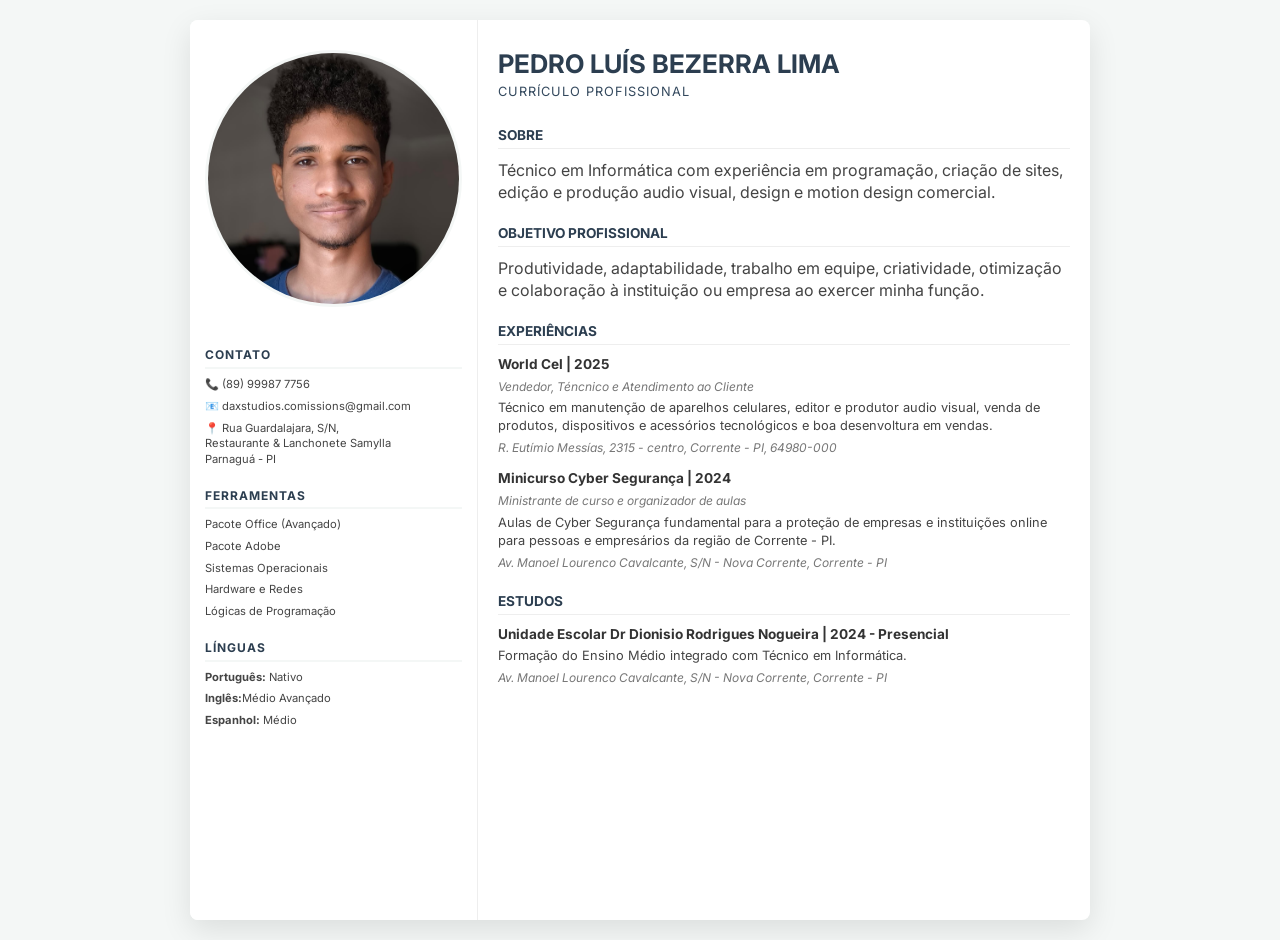
<file: index.html>
<!DOCTYPE html>
<html lang="pt-br">
<head>
    <meta charset="UTF-8">
    <meta name="viewport" content="width=device-width, initial-scale=1.0">
    <title>Currículo - Pedro Bezerra</title>
    <link rel="stylesheet" href="style.css">
    <link href="https://fonts.googleapis.com/css2?family=Inter:wght@300;400;600&display=swap" rel="stylesheet">
</head>
<body>
    <div class="container">
        <aside class="sidebar">
            <div class="profile-img">
                <img src="IMGS/foto-perfil.jpeg" alt="Olívia Vieira">
            </div>
            
            <section class="contact">
                <h3>CONTATO</h3>
                <p>📞 (89) 99987 7756</p>
                <p>📧 daxstudios.comissions@gmail.com</p>
                <p>📍 Rua Guardalajara, S/N, <br>Restaurante & Lanchonete Samylla<br>Parnaguá - PI</p>
            </section>

            <section class="skills">
                <h3>FERRAMENTAS</h3>
                <ul>
                    <li>Pacote Office (Avançado)</li>
                    <li>Pacote Adobe</li>
                    <li>Sistemas Operacionais</li>
                    <li>Hardware e Redes</li>
                    <li>Lógicas de Programação</li>
                </ul>
            </section>

            <section class="languages">
                <h3>LÍNGUAS</h3>
                <p><strong>Português:</strong> Nativo</p>
                <p><strong>Inglês:</strong>Médio Avançado</p>
                <p><strong>Espanhol:</strong> Médio</p>
            </section>
        </aside>

        <main class="main-content">
            <header>
                <h1>PEDRO LUÍS BEZERRA LIMA</h1>
                <h2>Currículo Profissional</h2>
            </header>

            <section class="summary">
                <h3>SOBRE</h3>
                <p>Técnico em Informática com experiência em programação, criação de sites, edição e produção audio visual, design e motion design comercial.</p>
            </section>

            <section class="objective">
                <h3>OBJETIVO PROFISSIONAL</h3>
                <p>Produtividade, adaptabilidade, trabalho em equipe, criatividade, otimização e colaboração à instituição ou empresa ao exercer minha função.</p>
            </section>

            <section class="experience">
                <h3>EXPERIÊNCIAS</h3>
                <div class="item">
                    <h4>World Cel | 2025</h4>
                    <span>Vendedor, Téncnico e Atendimento ao Cliente</span>
                    <p>Técnico em manutenção de aparelhos celulares, editor e produtor audio visual, venda de produtos, dispositivos e acessórios tecnológicos e boa desenvoltura em vendas.</p>
                    <span>R. Eutímio Messías, 2315 - centro, Corrente - PI, 64980-000</span>
                </div>
                <div class="item">
                    <h4>Minicurso Cyber Segurança | 2024</h4>
                    <span>Ministrante de curso e organizador de aulas</span>
                    <p>Aulas de Cyber Segurança fundamental para a proteção de empresas e instituições online para pessoas e empresários da região de Corrente - PI.</p>
                    <span>Av. Manoel Lourenco Cavalcante, S/N - Nova Corrente, Corrente - PI</span>
                </div>
            </section>

            <section class="education">
                <h3>ESTUDOS</h3>
                <div class="item">
                    <h4>Unidade Escolar Dr Dionisio Rodrigues Nogueira | 2024 - Presencial</h4>
                    <p>Formação do Ensino Médio integrado com Técnico em Informática.</p>
                    <span>Av. Manoel Lourenco Cavalcante, S/N - Nova Corrente, Corrente - PI</span>
                </div>
            </section>
        </main>
    </div>
</body>
</html>
</file>
<file: style.css>
:root {
    --primary-color: #2c3e50;
    --accent-color: #34495e;
    --text-color: #444;
    --bg-color: #f4f7f6;
    --sidebar-bg: #ffffff;
}

* {
    margin: 0;
    padding: 0;
    box-sizing: border-box;
}

body {
    font-family: 'Inter', sans-serif;
    background-color: var(--bg-color);
    color: var(--text-color);
    line-height: 1.4;
    padding: 20px 10px; /* Reduzido para telas menores */
}

.container {
    max-width: 900px;
    margin: 0 auto;
    background: white;
    display: grid;
    /* Mantém a proporção de colunas fixa */
    grid-template-columns: 32% 68%; 
    box-shadow: 0 10px 30px rgba(0,0,0,0.1);
    border-radius: 8px;
    overflow: hidden;
    min-height: 100vh;
}

/* Barra Lateral */
.sidebar {
    background-color: var(--sidebar-bg);
    padding: 30px 15px; /* Padding otimizado */
    border-right: 1px solid #eee;
    word-wrap: break-word; /* Evita que e-mails longos quebrem o layout */
}

.profile-img img {
    aspect-ratio: 1 / 1;
    width: 100%;
    border-radius: 50%;
    object-fit: cover;
    margin-bottom: 15px;
    border: 3px solid var(--bg-color);
}

.sidebar h3 {
    font-size: 0.75rem; /* Fonte menor para caber na lateral */
    color: var(--primary-color);
    letter-spacing: 1px;
    margin: 20px 0 8px 0;
    border-bottom: 2px solid var(--bg-color);
    text-transform: uppercase;
}

.sidebar p, .sidebar li {
    font-size: 0.7rem; /* Ajuste fino para celular */
    margin-bottom: 6px;
    list-style: none;
}

/* Conteúdo Principal */
.main-content {
    padding: 30px 20px;
}

header {
    margin-bottom: 25px;
}

header h1 {
    font-size: 1.6rem; /* Tamanho adaptável */
    color: var(--primary-color);
    line-height: 1.1;
}

header h2 {
    font-size: 0.8rem;
    color: var(--accent-color);
    font-weight: 400;
    margin-top: 5px;
    text-transform: uppercase;
    letter-spacing: 1px;
}

section {
    margin-bottom: 20px;
}

section h3 {
    font-size: 0.85rem;
    color: var(--primary-color);
    border-bottom: 1px solid #eee;
    margin-bottom: 10px;
    padding-bottom: 3px;
}

.item {
    margin-bottom: 12px;
}

.item h4 {
    font-size: 0.85rem;
    color: #333;
}

.item span {
    font-size: 0.75rem;
    color: #777;
    font-style: italic;
}

.item p {
    font-size: 0.8rem;
    margin-top: 3px;
}

/* Ajustes específicos para telas muito pequenas (Celulares) */
@media (max-width: 480px) {
    body {
        padding: 5px;
    }
    
    .container {
        grid-template-columns: 35% 65%; /* Alarga levemente a lateral no mobile */
    }

    .main-content {
        padding: 20px 12px;
    }

    header h1 {
        font-size: 1.3rem;
    }

    .sidebar h3 {
        font-size: 0.65rem;
    }
}
</file>
